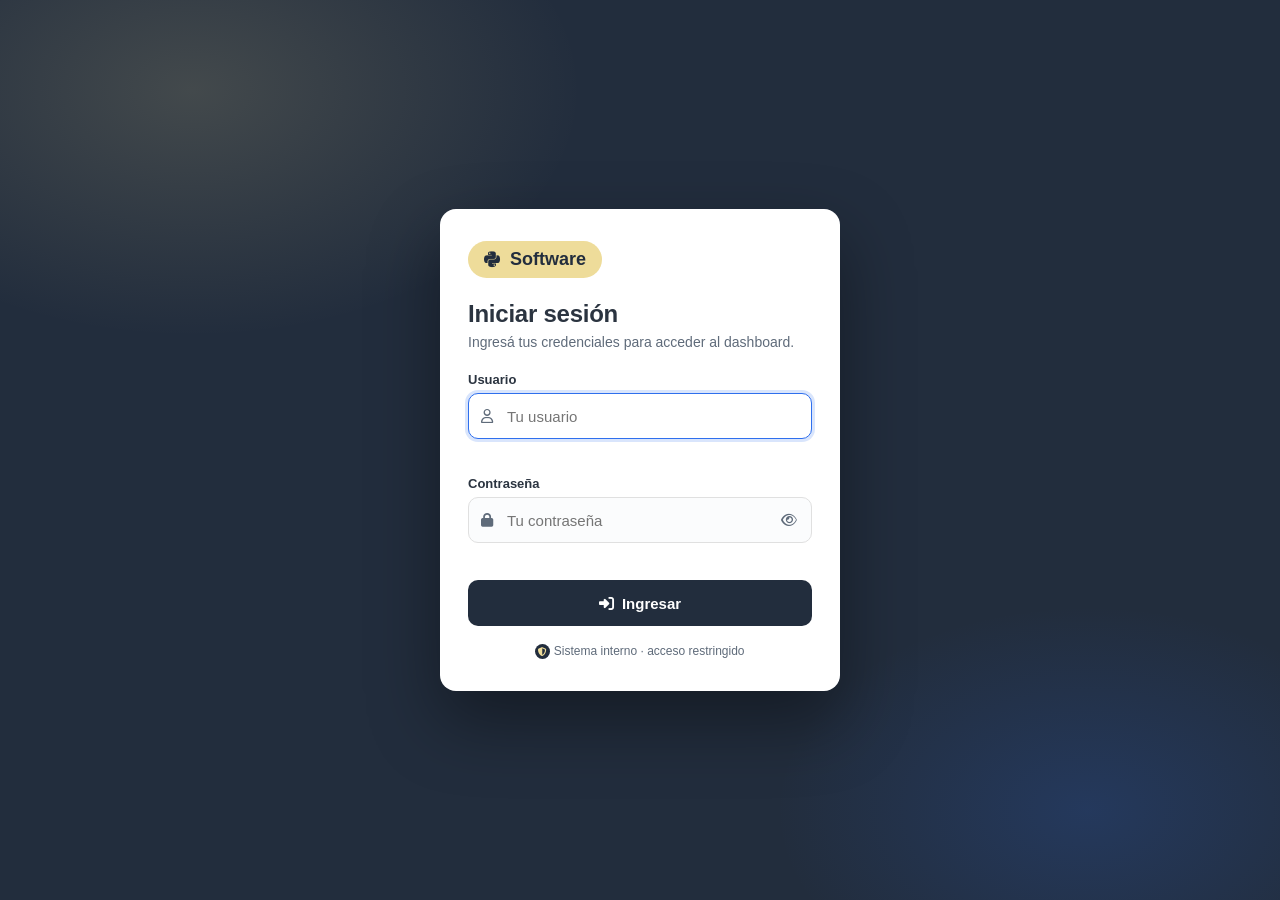
<file: index.html>
<!DOCTYPE html>
<html lang="es">

<head>
    <meta charset="UTF-8">
    <meta name="viewport" content="width=device-width, initial-scale=1">
    <title>Software Dashboard · Facturas emitidas</title>
    <script>
        if (sessionStorage.getItem("auth") !== "ok") location.replace("login.html");
    </script>
    <link rel="stylesheet" href="https://cdnjs.cloudflare.com/ajax/libs/font-awesome/6.5.1/css/all.min.css">
    <link rel="stylesheet" href="styles.css">
    <script src="script.js" defer></script>
</head>

<body>
    <a class="skip-link" href="#content">Saltar al contenido</a>
    <div class="sidebar-overlay" id="sidebar-overlay" hidden></div>

    <div class="logo">
        <i class="fa-brands fa-python" aria-hidden="true"></i>
        <span>Software</span>
    </div>

    <header class="header">
        <button class="icon-btn nav-burger" id="nav-burger" type="button" aria-expanded="false" aria-controls="sidebar">
            <i class="fa-solid fa-bars" aria-hidden="true"></i>
            <span class="sr-only">Abrir menú lateral</span>
        </button>

        <button class="icon-btn" id="btn-refresh-top" type="button" title="Actualizar datos">
            <i class="fa-solid fa-rotate" aria-hidden="true"></i>
            <span class="sr-only">Actualizar datos</span>
        </button>

        <button class="icon-btn has-dot" type="button" title="Notificaciones">
            <i class="fa-regular fa-bell" aria-hidden="true"></i>
            <span class="sr-only">Notificaciones: 3 sin leer</span>
        </button>

        <span class="header-user">USUARIO</span>
        <div class="avatar" aria-hidden="true">D</div>

        <button class="icon-btn" id="btn-logout" type="button" title="Cerrar sesión">
            <i class="fa-solid fa-right-from-bracket" aria-hidden="true"></i>
            <span class="sr-only">Cerrar sesión</span>
        </button>
    </header>

    <aside class="sidebar" id="sidebar">
        <nav aria-label="Menú principal">
            <a href="#content" class="is-active" aria-current="page"><i class="fa-solid fa-house" aria-hidden="true"></i> Dashboard</a>
            <a href="#content"><i class="fa-solid fa-chart-simple" aria-hidden="true"></i> Informes</a>
            <a href="#content"><i class="fa-solid fa-credit-card" aria-hidden="true"></i> Cobros/Pagos</a>
            <a href="#content"><i class="fa-solid fa-calendar-days" aria-hidden="true"></i> Agenda</a>
            <a href="#content"><i class="fa-solid fa-box" aria-hidden="true"></i> Productos</a>
            <a href="#content"><i class="fa-solid fa-circle-user" aria-hidden="true"></i> Clientes</a>
            <a href="#content"><i class="fa-solid fa-user-group" aria-hidden="true"></i> Proveedores</a>
            <a href="#content"><i class="fa-solid fa-user-large" aria-hidden="true"></i> Empleados</a>
        </nav>

        <div class="sidebar-foot">
            <p class="sidebar-foot-title">Ciclo 2026</p>
            <div class="sidebar-meter" aria-hidden="true"><span></span></div>
            <p class="sidebar-foot-note">74% del objetivo anual</p>
        </div>
    </aside>

    <nav class="breadcrumb" aria-label="Ruta de navegación">
        <ol>
            <li><a href="#content">Dashboard</a></li>
            <li aria-current="page"><strong>Facturas emitidas</strong></li>
        </ol>
    </nav>

    <main class="content" id="content">
        <div class="page-head">
            <div>
                <h1>Facturas emitidas</h1>
                <p class="page-sub">Período <strong>Octubre 2026</strong> · actualizado hace 2 min</p>
            </div>
            <div class="page-actions">
                <button class="btn btn-outline" id="btn-csv" type="button">
                    <i class="fa-solid fa-file-arrow-down" aria-hidden="true"></i> Exportar CSV
                </button>
                <button class="btn btn-primary" id="btn-new" type="button">
                    <i class="fa-solid fa-plus" aria-hidden="true"></i> Nueva factura
                </button>
            </div>
        </div>

        <section class="kpi-grid" aria-label="Indicadores del período">
            <article class="kpi">
                <div class="kpi-top">
                    <p class="kpi-label">Facturado total</p>
                    <span class="kpi-icon kpi-gold"><i class="fa-solid fa-sack-dollar" aria-hidden="true"></i></span>
                </div>
                <p class="kpi-value" id="kpi-total">—</p>
                <p class="kpi-trend is-up"><i class="fa-solid fa-arrow-trend-up" aria-hidden="true"></i> 13,3% vs. septiembre</p>
            </article>

            <article class="kpi">
                <div class="kpi-top">
                    <p class="kpi-label">Facturas emitidas</p>
                    <span class="kpi-icon kpi-blue"><i class="fa-solid fa-receipt" aria-hidden="true"></i></span>
                </div>
                <p class="kpi-value" id="kpi-count">—</p>
                <p class="kpi-trend is-up"><i class="fa-solid fa-arrow-trend-up" aria-hidden="true"></i> 8% vs. septiembre</p>
            </article>

            <article class="kpi">
                <div class="kpi-top">
                    <p class="kpi-label">Pendiente de cobro</p>
                    <span class="kpi-icon kpi-amber"><i class="fa-regular fa-clock" aria-hidden="true"></i></span>
                </div>
                <p class="kpi-value" id="kpi-pending">—</p>
                <p class="kpi-trend"><i class="fa-solid fa-circle-info" aria-hidden="true"></i> <span id="kpi-pending-count">—</span> facturas abiertas</p>
            </article>

            <article class="kpi">
                <div class="kpi-top">
                    <p class="kpi-label">Vencidas</p>
                    <span class="kpi-icon kpi-red"><i class="fa-solid fa-triangle-exclamation" aria-hidden="true"></i></span>
                </div>
                <p class="kpi-value" id="kpi-overdue">—</p>
                <p class="kpi-trend is-down"><i class="fa-solid fa-arrow-trend-down" aria-hidden="true"></i> <span id="kpi-overdue-amount">—</span> en riesgo</p>
            </article>
        </section>

        <div class="panels">
            <section class="panel" aria-labelledby="chart-title">
                <div class="panel-head">
                    <div>
                        <h2 id="chart-title">Facturado · últimos 6 meses</h2>
                        <p class="panel-sub">Importes en dólares (USD)</p>
                    </div>
                    <span class="chip"><i class="fa-solid fa-calendar" aria-hidden="true"></i> May — Oct</span>
                </div>
                <div class="chart" id="chart" role="img" aria-label="Gráfico de barras del facturado de mayo a octubre de 2026, con tendencia ascendente desde 28.400 hasta 46.810 dólares"></div>
                <table class="sr-only">
                    <caption>Facturado por mes</caption>
                    <thead>
                        <tr><th scope="col">Mes</th><th scope="col">Facturado</th></tr>
                    </thead>
                    <tbody id="chart-table"></tbody>
                </table>
            </section>

            <section class="panel" aria-labelledby="dist-title">
                <div class="panel-head">
                    <div>
                        <h2 id="dist-title">Distribución por estado</h2>
                        <p class="panel-sub">Sobre el total facturado</p>
                    </div>
                </div>
                <ul class="dist" id="dist"></ul>
            </section>
        </div>

        <section class="panel" aria-labelledby="table-title">
            <div class="panel-head panel-head-wrap">
                <div>
                    <h2 id="table-title">Listado de facturas</h2>
                    <p class="panel-sub" id="table-count" role="status" aria-live="polite">Cargando facturas…</p>
                </div>

                <div class="toolbar">
                    <div class="search">
                        <i class="fa-solid fa-magnifying-glass" aria-hidden="true"></i>
                        <label class="sr-only" for="search">Buscar por número o cliente</label>
                        <input type="search" id="search" placeholder="Buscar por número o cliente…" autocomplete="off">
                    </div>

                    <label class="sr-only" for="status-filter">Filtrar por estado</label>
                    <select id="status-filter">
                        <option value="all">Todos los estados</option>
                        <option value="pagada">Pagadas</option>
                        <option value="pendiente">Pendientes</option>
                        <option value="vencida">Vencidas</option>
                    </select>

                    <label class="sr-only" for="sort">Ordenar</label>
                    <select id="sort">
                        <option value="fecha-desc">Fecha · más reciente</option>
                        <option value="fecha-asc">Fecha · más antigua</option>
                        <option value="importe-desc">Importe · mayor</option>
                        <option value="importe-asc">Importe · menor</option>
                    </select>
                </div>
            </div>

            <div class="table-wrap">
                <table class="table" id="table">
                    <caption class="sr-only">Facturas emitidas en octubre de 2026</caption>
                    <thead>
                        <tr>
                            <th scope="col">N° factura</th>
                            <th scope="col">Cliente</th>
                            <th scope="col">Emisión</th>
                            <th scope="col">Vencimiento</th>
                            <th scope="col" class="num">Importe</th>
                            <th scope="col">Estado</th>
                            <th scope="col"><span class="sr-only">Acciones</span></th>
                        </tr>
                    </thead>
                    <tbody id="table-body"></tbody>
                    <tfoot id="table-foot" hidden>
                        <tr>
                            <th scope="row" colspan="4">Total mostrado</th>
                            <td class="num" id="table-total">—</td>
                            <td colspan="2"></td>
                        </tr>
                    </tfoot>
                </table>

                <div class="state" id="state-loading" hidden>
                    <div class="skeleton-row"></div>
                    <div class="skeleton-row"></div>
                    <div class="skeleton-row"></div>
                    <div class="skeleton-row"></div>
                    <p class="state-text">Cargando facturas…</p>
                </div>

                <div class="state" id="state-empty" hidden>
                    <i class="fa-regular fa-folder-open" aria-hidden="true"></i>
                    <p class="state-title">Sin resultados</p>
                    <p class="state-text">No hay facturas que coincidan con la búsqueda.</p>
                    <button class="btn btn-outline btn-sm" type="button" id="btn-clear">Limpiar filtros</button>
                </div>

                <div class="state" id="state-error" hidden>
                    <i class="fa-solid fa-circle-exclamation" aria-hidden="true"></i>
                    <p class="state-title">No se pudieron cargar los datos</p>
                    <p class="state-text">Revisá tu conexión e intentá nuevamente.</p>
                    <button class="btn btn-outline btn-sm" type="button" id="btn-retry">
                        <i class="fa-solid fa-rotate-right" aria-hidden="true"></i> Reintentar
                    </button>
                </div>
            </div>
        </section>
    </main>

    <div class="toast" id="toast" role="status" aria-live="polite" hidden></div>
</body>

</html>
</file>
<file: styles.css>
:root {
    --gold: #eedc9a;
    --sidebar-bg: #222d3d;
    --sidebar-hover: #1e2836;
    --sidebar-text: #b8c7ce;
    --header-bg: #fff;
    --breadcrumb-bg: #e2e7ec;
    --content-bg: #eaedf1;
    --border: #e0e0e0;
    --text: #2b3440;
    --muted: #5f6b7a;
    --online: #2ec4b6;
    --green: #1f9d7a;
    --green-bg: #e4f6f0;
    --amber: #9a6b00;
    --amber-bg: #fdf3dd;
    --red: #c0392b;
    --red-bg: #fbe6e3;
    --blue: #2f6fed;
    --blue-bg: #e7effd;
    --radius: 10px;
    --shadow: 0 1px 2px rgba(20, 30, 45, 0.06), 0 6px 18px rgba(20, 30, 45, 0.06);
}

* {
    margin: 0;
    padding: 0;
    box-sizing: border-box;
    font-family: sans-serif;
}

html {
    -webkit-text-size-adjust: 100%;
}

body {
    height: 100vh;
    overflow: hidden;
    color: var(--text);
    background: var(--content-bg);
    display: grid;
    grid-template:
        "logo header" 60px
        "sidebar breadcrumb" 44px
        "sidebar content" 1fr
        / 230px 1fr;
}

.sr-only {
    position: absolute;
    width: 1px;
    height: 1px;
    padding: 0;
    margin: -1px;
    overflow: hidden;
    clip: rect(0 0 0 0);
    white-space: nowrap;
    border: 0;
}

.skip-link {
    position: absolute;
    top: -100%;
    left: 12px;
    z-index: 200;
    padding: 10px 16px;
    background: var(--sidebar-bg);
    color: #fff;
    border-radius: 0 0 8px 8px;
    text-decoration: none;
    font-size: 14px;
}

.skip-link:focus {
    top: 0;
}

:focus-visible {
    outline: 3px solid var(--blue);
    outline-offset: 2px;
}

/* ---------- Secciones principales ---------- */

.logo {
    grid-area: logo;
    background: var(--gold);
    font-weight: bold;
    font-size: 22px;
    display: flex;
    align-items: center;
    gap: 10px;
    padding-left: 20px;
    z-index: 70;
}

.header {
    grid-area: header;
    background: var(--header-bg);
    display: flex;
    align-items: center;
    justify-content: flex-end;
    padding-right: 20px;
    gap: 10px;
    font-size: 14px;
    border-bottom: 1px solid var(--border);
    z-index: 70;
}

.sidebar {
    grid-area: sidebar;
    background: var(--sidebar-bg);
    color: #fff;
    padding-top: 10px;
    display: flex;
    flex-direction: column;
    justify-content: space-between;
    overflow-y: auto;
}

.breadcrumb {
    grid-area: breadcrumb;
    background: var(--breadcrumb-bg);
    display: flex;
    align-items: center;
    padding-left: 20px;
    font-size: 13px;
    color: #555;
    border-bottom: 1px solid #d5dbe1;
}

.content {
    grid-area: content;
    background: var(--content-bg);
    padding: 20px;
    overflow-y: auto;
}

.breadcrumb ol {
    display: flex;
    flex-wrap: wrap;
    gap: 8px;
    list-style: none;
}

.breadcrumb li + li::before {
    content: "/";
    margin-right: 8px;
    color: #8a93a0;
}

.breadcrumb a {
    color: #555;
    text-decoration: none;
}

.breadcrumb a:hover {
    color: var(--text);
    text-decoration: underline;
}

/* ---------- Header ---------- */

.icon-btn {
    position: relative;
    width: 36px;
    height: 36px;
    display: grid;
    place-items: center;
    background: #f4f6f8;
    border: 1px solid var(--border);
    border-radius: 50%;
    color: var(--text);
    font-size: 14px;
    cursor: pointer;
    transition: background 0.15s ease, transform 0.15s ease;
}

.icon-btn:hover {
    background: var(--breadcrumb-bg);
    transform: translateY(-1px);
}

.icon-btn.has-dot::after {
    content: "";
    position: absolute;
    top: 6px;
    right: 7px;
    width: 7px;
    height: 7px;
    background: var(--red);
    border-radius: 50%;
    border: 1.5px solid #fff;
}

.nav-burger {
    display: none;
    margin-right: auto;
}

.header-user {
    font-weight: 600;
    letter-spacing: 0.04em;
    color: var(--muted);
}

.avatar {
    background: #333;
    color: #fff;
    border-radius: 50%;
    width: 32px;
    height: 32px;
    display: grid;
    place-items: center;
    font-weight: bold;
    position: relative;
    flex: 0 0 auto;
}

.avatar::after {
    content: "";
    position: absolute;
    bottom: 0;
    right: 0;
    width: 8px;
    height: 8px;
    background: var(--online);
    border-radius: 50%;
    border: 1px solid #fff;
}

/* ---------- Menú lateral ---------- */

.sidebar a {
    display: flex;
    align-items: center;
    gap: 12px;
    color: var(--sidebar-text);
    padding: 12px 20px;
    text-decoration: none;
    font-size: 14px;
    border-left: 3px solid transparent;
    min-height: 44px;
    transition: background 0.15s ease, color 0.15s ease;
}

.sidebar a i {
    width: 18px;
    text-align: center;
}

.sidebar a:hover {
    background: var(--sidebar-hover);
    color: #fff;
}

.sidebar a.is-active {
    background: var(--sidebar-hover);
    color: #fff;
    border-left-color: var(--gold);
    font-weight: 600;
}

.sidebar-foot {
    padding: 16px 20px 20px;
    border-top: 1px solid rgba(255, 255, 255, 0.08);
    font-size: 12px;
    color: var(--sidebar-text);
}

.sidebar-foot-title {
    font-weight: 700;
    color: #fff;
    margin-bottom: 8px;
}

.sidebar-meter {
    height: 6px;
    background: rgba(255, 255, 255, 0.14);
    border-radius: 999px;
    overflow: hidden;
}

.sidebar-meter span {
    display: block;
    width: 74%;
    height: 100%;
    background: var(--gold);
    border-radius: inherit;
}

.sidebar-foot-note {
    margin-top: 6px;
}

.sidebar-overlay {
    display: none;
}

/* ---------- Botones ---------- */

.btn {
    display: inline-flex;
    align-items: center;
    justify-content: center;
    gap: 8px;
    min-height: 40px;
    padding: 0 16px;
    border: 1px solid transparent;
    border-radius: 8px;
    font-size: 14px;
    font-weight: 600;
    cursor: pointer;
    transition: background 0.15s ease, transform 0.15s ease, box-shadow 0.15s ease;
}

.btn:hover {
    transform: translateY(-1px);
}

.btn:active {
    transform: translateY(0);
}

.btn:disabled {
    opacity: 0.6;
    cursor: not-allowed;
    transform: none;
}

.btn-primary {
    background: var(--sidebar-bg);
    color: #fff;
    box-shadow: 0 6px 16px rgba(34, 45, 61, 0.25);
}

.btn-primary:hover {
    background: #1a2431;
}

.btn-outline {
    background: #fff;
    border-color: var(--border);
    color: var(--text);
}

.btn-outline:hover {
    background: #f7f9fb;
    border-color: #c9d1d9;
}

.btn-sm {
    min-height: 34px;
    padding: 0 12px;
    font-size: 13px;
}

/* ---------- Página ---------- */

.page-head {
    display: flex;
    flex-wrap: wrap;
    align-items: center;
    justify-content: space-between;
    gap: 14px;
    margin-bottom: 18px;
}

h1 {
    font-size: 22px;
    letter-spacing: -0.01em;
}

.panel h2 {
    font-size: 15px;
    letter-spacing: 0;
}

.page-sub,
.panel-sub {
    font-size: 13px;
    color: var(--muted);
}

.page-actions {
    display: flex;
    flex-wrap: wrap;
    gap: 10px;
}

/* ---------- KPIs ---------- */

.kpi-grid {
    display: grid;
    gap: 14px;
    grid-template-columns: repeat(auto-fit, minmax(210px, 1fr));
    margin-bottom: 16px;
}

.kpi {
    background: #fff;
    border: 1px solid var(--border);
    border-radius: var(--radius);
    padding: 16px;
    box-shadow: var(--shadow);
}

.kpi-top {
    display: flex;
    align-items: center;
    justify-content: space-between;
    gap: 10px;
    margin-bottom: 10px;
}

.kpi-label {
    font-size: 13px;
    color: var(--muted);
    font-weight: 600;
}

.kpi-icon {
    width: 34px;
    height: 34px;
    border-radius: 9px;
    display: grid;
    place-items: center;
    font-size: 14px;
}

.kpi-gold {
    background: #fdf7e4;
    color: #9a7b1f;
}

.kpi-blue {
    background: var(--blue-bg);
    color: var(--blue);
}

.kpi-amber {
    background: var(--amber-bg);
    color: var(--amber);
}

.kpi-red {
    background: var(--red-bg);
    color: var(--red);
}

.kpi-value {
    font-size: 26px;
    font-weight: 800;
    letter-spacing: -0.02em;
    margin-bottom: 6px;
}

.kpi-trend {
    font-size: 12px;
    color: var(--muted);
}

.kpi-trend.is-up {
    color: var(--green);
}

.kpi-trend.is-down {
    color: var(--red);
}

/* ---------- Paneles ---------- */

.panels {
    display: grid;
    gap: 14px;
    grid-template-columns: 1fr;
    margin-bottom: 16px;
}

.panel {
    background: #fff;
    border: 1px solid var(--border);
    border-radius: var(--radius);
    padding: 16px;
    box-shadow: var(--shadow);
}

.panel-head {
    display: flex;
    align-items: flex-start;
    justify-content: space-between;
    gap: 12px;
    margin-bottom: 16px;
}

.panel-head-wrap {
    flex-wrap: wrap;
    align-items: center;
}

.chip {
    display: inline-flex;
    align-items: center;
    gap: 6px;
    padding: 5px 10px;
    background: var(--breadcrumb-bg);
    border-radius: 999px;
    font-size: 12px;
    font-weight: 600;
    color: var(--muted);
    white-space: nowrap;
}

/* ---------- Gráfico ---------- */

.chart {
    display: flex;
    align-items: flex-end;
    gap: clamp(8px, 2.5vw, 20px);
    height: 190px;
    padding-top: 10px;
    border-bottom: 1px solid var(--border);
}

.bar {
    flex: 1;
    display: flex;
    flex-direction: column;
    align-items: center;
    justify-content: flex-end;
    height: 100%;
    gap: 6px;
}

.bar-fill {
    width: 100%;
    max-width: 46px;
    background: linear-gradient(180deg, #3a4a60, var(--sidebar-bg));
    border-radius: 6px 6px 0 0;
    height: var(--h, 0%);
    transition: height 0.6s cubic-bezier(0.22, 1, 0.36, 1);
}

.bar.is-highlight .bar-fill {
    background: linear-gradient(180deg, #f5e9c4, var(--gold));
}

.bar-label {
    font-size: 11px;
    color: var(--muted);
    font-weight: 600;
}

.bar-value {
    font-size: 11px;
    font-weight: 700;
    color: var(--text);
}

/* ---------- Distribución ---------- */

.dist {
    display: grid;
    gap: 16px;
}

.dist-head {
    display: flex;
    align-items: center;
    justify-content: space-between;
    gap: 10px;
    font-size: 13px;
    margin-bottom: 6px;
}

.dist-name {
    display: inline-flex;
    align-items: center;
    gap: 8px;
    font-weight: 600;
}

.dot {
    width: 10px;
    height: 10px;
    border-radius: 3px;
}

.dot-pagada {
    background: var(--green);
}

.dot-pendiente {
    background: #e0a500;
}

.dot-vencida {
    background: var(--red);
}

.dist-amount {
    color: var(--muted);
    font-size: 12px;
}

.dist-track {
    height: 8px;
    background: var(--content-bg);
    border-radius: 999px;
    overflow: hidden;
}

.dist-track span {
    display: block;
    height: 100%;
    border-radius: inherit;
    transition: width 0.6s cubic-bezier(0.22, 1, 0.36, 1);
}

.fill-pagada {
    background: var(--green);
}

.fill-pendiente {
    background: #e0a500;
}

.fill-vencida {
    background: var(--red);
}

/* ---------- Toolbar ---------- */

.toolbar {
    display: flex;
    flex-wrap: wrap;
    gap: 10px;
}

.search {
    position: relative;
    flex: 1 1 220px;
}

.search i {
    position: absolute;
    left: 12px;
    top: 50%;
    transform: translateY(-50%);
    color: var(--muted);
    font-size: 13px;
    pointer-events: none;
}

.search input,
.toolbar select {
    width: 100%;
    min-height: 40px;
    padding: 0 12px;
    background: #fff;
    border: 1px solid var(--border);
    border-radius: 8px;
    font-size: 14px;
    color: var(--text);
}

.search input {
    padding-left: 34px;
}

.toolbar select {
    flex: 0 1 auto;
    width: auto;
    cursor: pointer;
}

.search input:focus,
.toolbar select:focus {
    outline: none;
    border-color: var(--blue);
    box-shadow: 0 0 0 3px rgba(47, 111, 237, 0.18);
}

/* ---------- Tabla ---------- */

.table-wrap {
    overflow-x: auto;
}

.table {
    width: 100%;
    min-width: 720px;
    border-collapse: collapse;
    font-size: 14px;
}

.table th,
.table td {
    padding: 12px 10px;
    text-align: left;
    border-bottom: 1px solid var(--border);
    white-space: nowrap;
}

.table thead th {
    font-size: 12px;
    text-transform: uppercase;
    letter-spacing: 0.05em;
    color: var(--muted);
    background: #f7f9fb;
    position: sticky;
    top: 0;
}

.table tbody tr:hover {
    background: #f7f9fb;
}

.table .num,
.table td.num {
    text-align: right;
    font-variant-numeric: tabular-nums;
    font-weight: 700;
}

.table tfoot th,
.table tfoot td {
    border-bottom: 0;
    background: #f7f9fb;
    font-size: 13px;
}

.invoice-id {
    font-weight: 700;
    color: var(--blue);
}

.client-cell {
    display: flex;
    align-items: center;
    gap: 10px;
}

.client-badge {
    width: 30px;
    height: 30px;
    border-radius: 8px;
    display: grid;
    place-items: center;
    font-size: 12px;
    font-weight: 700;
    background: var(--breadcrumb-bg);
    color: var(--sidebar-bg);
    flex: 0 0 auto;
}

.badge {
    display: inline-flex;
    align-items: center;
    gap: 6px;
    padding: 4px 10px;
    border-radius: 999px;
    font-size: 12px;
    font-weight: 700;
}

.badge::before {
    content: "";
    width: 6px;
    height: 6px;
    border-radius: 50%;
    background: currentColor;
}

.badge-pagada {
    background: var(--green-bg);
    color: var(--green);
}

.badge-pendiente {
    background: var(--amber-bg);
    color: var(--amber);
}

.badge-vencida {
    background: var(--red-bg);
    color: var(--red);
}

.row-actions {
    display: flex;
    gap: 6px;
    justify-content: flex-end;
}

.row-btn {
    width: 32px;
    height: 32px;
    display: grid;
    place-items: center;
    background: #fff;
    border: 1px solid var(--border);
    border-radius: 8px;
    color: var(--muted);
    font-size: 13px;
    cursor: pointer;
    transition: color 0.15s ease, border-color 0.15s ease, background 0.15s ease;
}

.row-btn:hover {
    color: var(--blue);
    border-color: var(--blue);
    background: var(--blue-bg);
}

/* ---------- Estados ---------- */

.state {
    display: grid;
    justify-items: center;
    gap: 6px;
    padding: 40px 20px;
    text-align: center;
    color: var(--muted);
}

.state i {
    font-size: 30px;
    color: #9aa5b3;
}

.state-title {
    font-size: 15px;
    font-weight: 700;
    color: var(--text);
}

.state-text {
    font-size: 13px;
    margin-bottom: 6px;
}

.skeleton-row {
    height: 44px;
    width: 100%;
    border-radius: 8px;
    background: linear-gradient(90deg, #eef1f4 25%, #f8fafc 37%, #eef1f4 63%);
    background-size: 400% 100%;
    animation: shimmer 1.3s ease-in-out infinite;
    margin-bottom: 10px;
}

@keyframes shimmer {
    0% {
        background-position: 100% 50%;
    }
    100% {
        background-position: 0 50%;
    }
}

.state[hidden] {
    display: none;
}

/* ---------- Toast ---------- */

.toast {
    position: fixed;
    left: 50%;
    bottom: 24px;
    transform: translateX(-50%);
    z-index: 300;
    display: flex;
    align-items: center;
    gap: 10px;
    max-width: min(92vw, 420px);
    padding: 12px 18px;
    background: var(--sidebar-bg);
    color: #fff;
    border-radius: 10px;
    font-size: 14px;
    box-shadow: 0 12px 30px rgba(20, 30, 45, 0.35);
    animation: toast-in 0.25s ease;
}

.toast[hidden] {
    display: none;
}

@keyframes toast-in {
    from {
        opacity: 0;
        transform: translate(-50%, 12px);
    }
    to {
        opacity: 1;
        transform: translate(-50%, 0);
    }
}

/* ---------- Responsive ---------- */

@media (min-width: 900px) {
    .panels {
        grid-template-columns: 1.6fr 1fr;
    }
}

@media (max-width: 1023px) {
    body {
        grid-template:
            "logo header" 60px
            "breadcrumb breadcrumb" 44px
            "content content" 1fr
            / 1fr;
        height: auto;
        min-height: 100vh;
        overflow: visible;
    }

    .logo {
        font-size: 18px;
        padding-left: 14px;
        gap: 8px;
    }

#btn-logout:hover {
    color: var(--red);
    border-color: var(--red);
    background: var(--red-bg);
}

.nav-burger {
        display: grid;
    }

    .sidebar {
        position: fixed;
        top: 0;
        bottom: 0;
        left: 0;
        width: 250px;
        z-index: 100;
        transform: translateX(-100%);
        transition: transform 0.25s ease;
        box-shadow: 0 0 40px rgba(0, 0, 0, 0.35);
    }

    .sidebar.is-open {
        transform: translateX(0);
    }

    .sidebar-overlay {
        display: block;
        position: fixed;
        inset: 0;
        z-index: 90;
        background: rgba(15, 22, 32, 0.55);
    }

    .sidebar-overlay[hidden] {
        display: none;
    }

    .content {
        overflow: visible;
    }
}

@media (max-width: 560px) {
    .header-user {
        display: none;
    }

    .content {
        padding: 14px;
    }

    .page-actions {
        width: 100%;
    }

    .page-actions .btn {
        flex: 1;
    }

    .toolbar {
        width: 100%;
    }

    .toolbar select {
        flex: 1 1 140px;
    }
}

@media (prefers-reduced-motion: reduce) {
    *,
    *::before,
    *::after {
        animation-duration: 0.001ms !important;
        animation-iteration-count: 1 !important;
        transition-duration: 0.001ms !important;
    }
}
</file>
